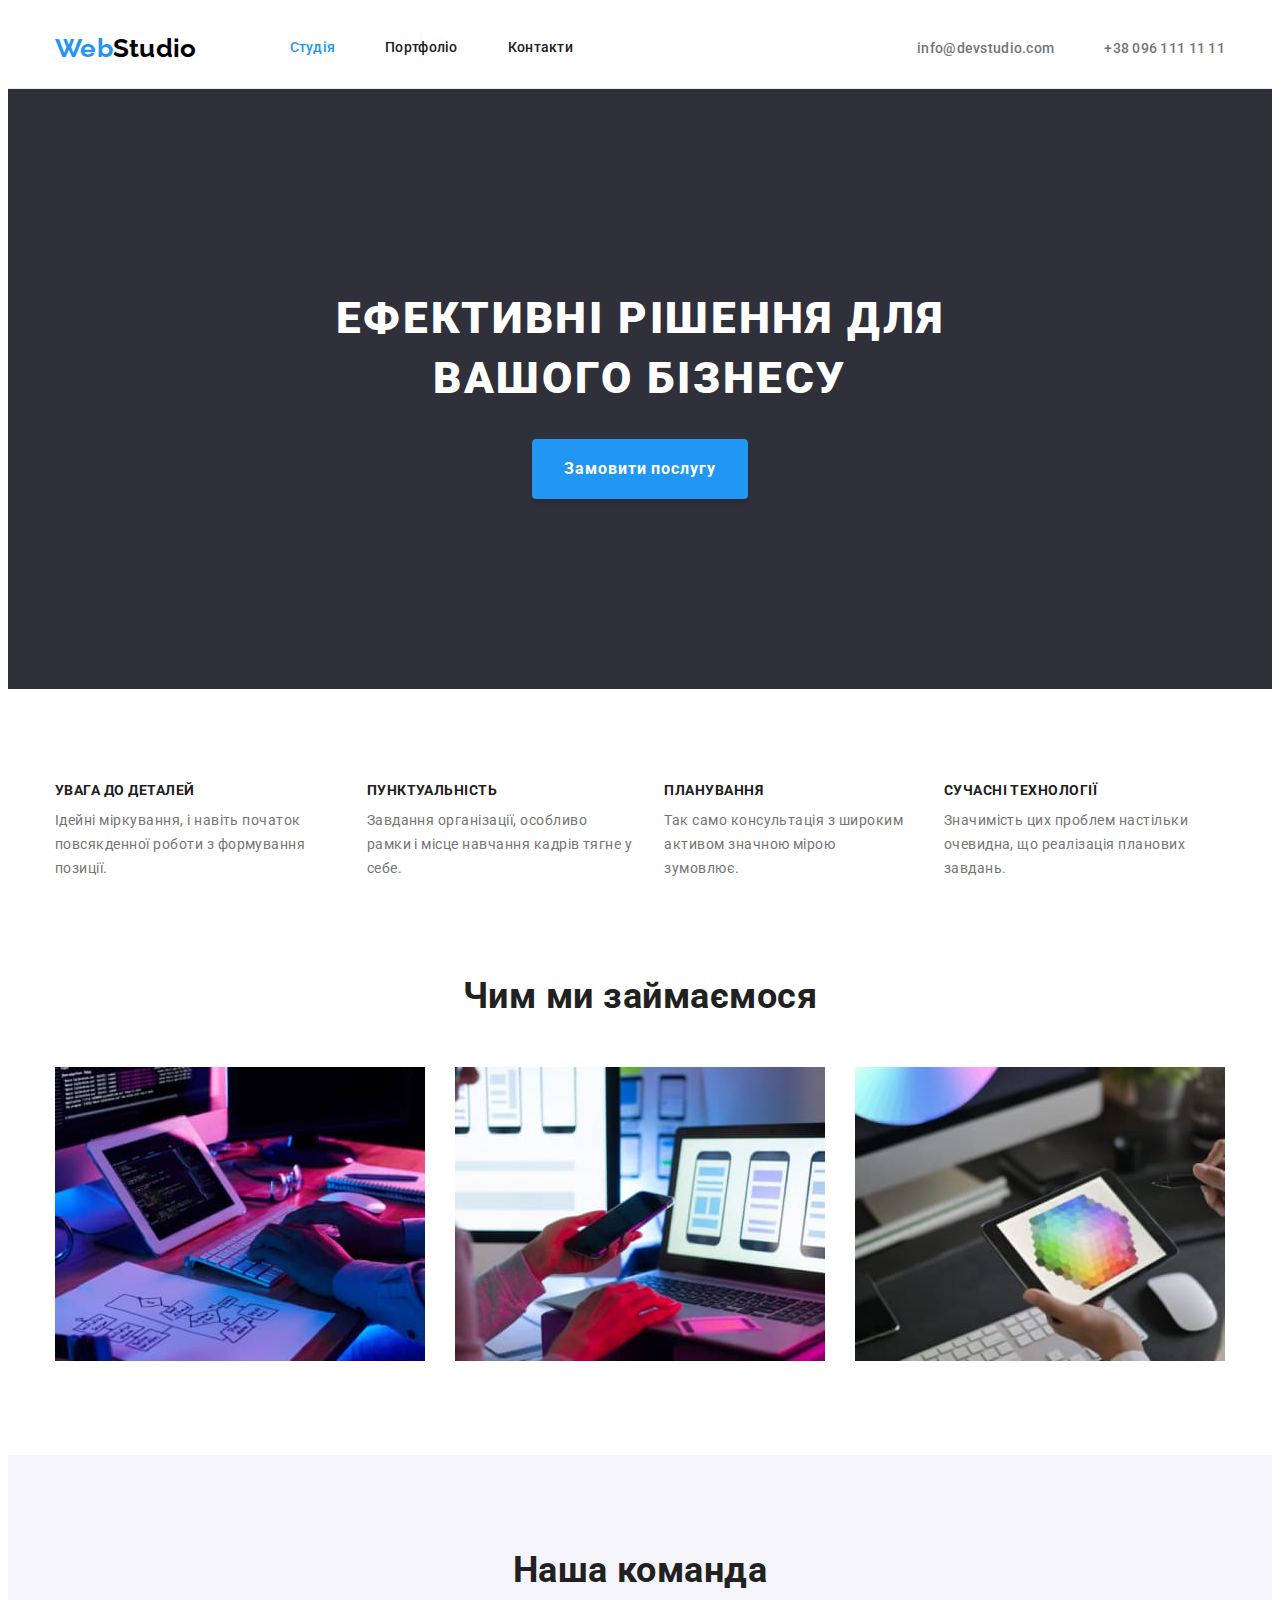
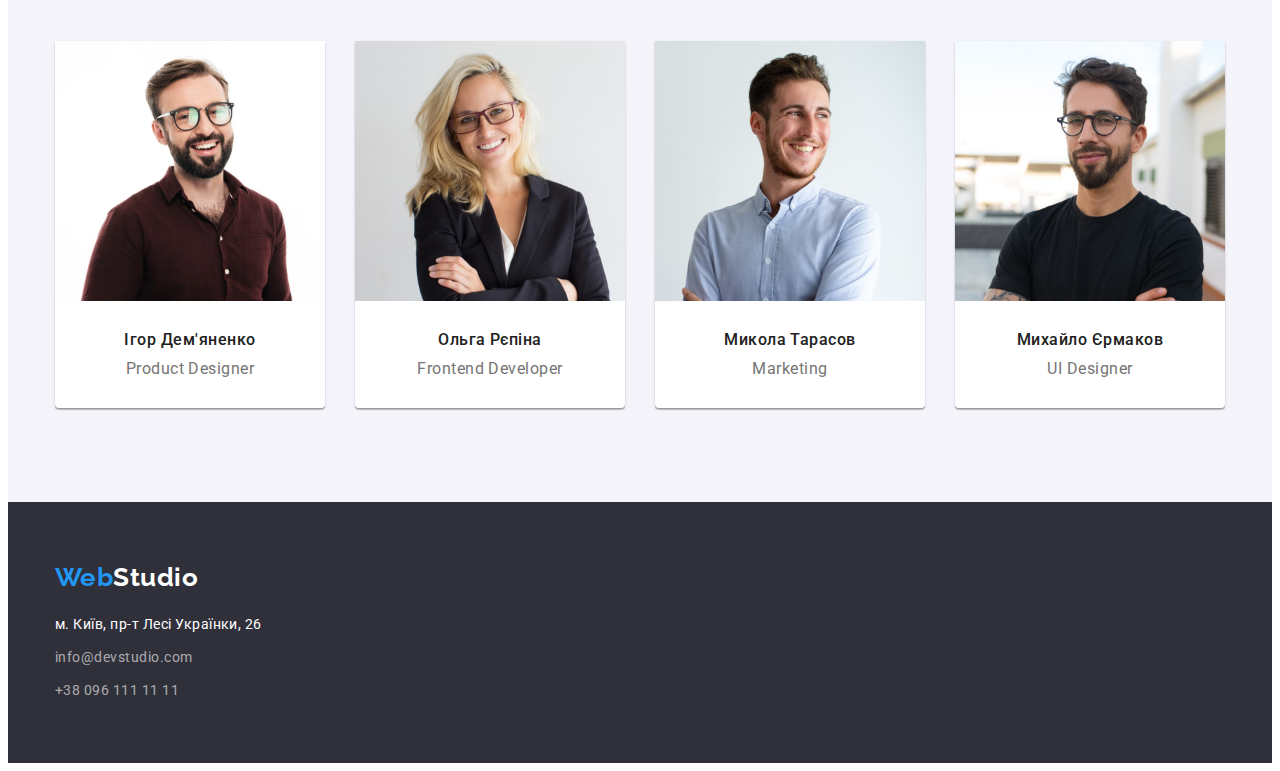
<file: index.html>
<!DOCTYPE html>
<html lang="uk">
  <head>
    <meta charset="UTF-8" />
    <meta http-equiv="X-UA-Compatible" content="IE=edge" />
    <meta name="viewport" content="width=device-width, initial-scale=1.0" />
    <title>Студія</title>
    <link rel="stylesheet" href="https://cdnjs.cloudflare.com/ajax/libs/modern-normalize/1.1.0/modern-normalize.css" integrity="sha512-Y0MM+V6ymRKN2zStTqzQ227DWhhp4Mzdo6gnlRnuaNCbc+YN/ZH0sBCLTM4M0oSy9c9VKiCvd4Jk44aCLrNS5Q==" crossorigin="anonymous" referrerpolicy="no-referrer" />
    <link rel="preconnect" href="https://fonts.googleapis.com" />
    <link rel="preconnect" href="https://fonts.gstatic.com" crossorigin />
    <link
      href="https://fonts.googleapis.com/css2?family=Raleway:wght@700&family=Roboto:wght@400;500;700;900&display=swap"
      rel="stylesheet"
    /> 
    <link rel="stylesheet" href="./styles/styles.css" />
  </head>

  <body>
    <!-- top line -->
    <header class="page-header">
      <div class="header-container container">
        <nav class="main-nav">
          <a href="" class="logo">
            <span lang="en">Web<span class="text-black">Studio</span></span>
          </a>
          <ul class="site-nav list">
            <li class="item">
              <a href="./index.html" class="link current">Студія</a>
            </li>
            <li class="item">
              <a href="./portfolio.html" class="link">Портфоліо</a>
            </li>
            <li class="item"><a href="" class="link">Контакти</a></li>
          </ul>
        </nav>
        <!-- contacts -->
        <ul class="contacts list">
          <li class="item">
            <a href="mailto:info@devstudio.com" class="contact-link"
              >info@devstudio.com</a
            >
          </li>
          <li class="item">
            <a href="tel:+380961111111" class="contact-link">+38 096 111 11 11</a>
          </li>
        </ul>
      </div>
    </header>

    <main>
      <!-- Hero -->
      <section>
        <div class="hero">
          <h1 class="hero-title">Ефективні рішення для вашого бізнесу</h1>
          <button type="button" class="button hero-button">
            Замовити послугу
          </button>
        </div>
      </section>

      <!-- Features -->
      <section class="section">
        <div class="features container">
          <h2 class="title visually-hidden">Особливості</h2>
          <ul class="features-list list">
            <li class="item">
              <h3 class="title">УВАГА ДО ДЕТАЛЕЙ</h3>
              <p class="text">
                Ідейні міркування, і навіть початок повсякденної роботи з
                формування позиції.
              </p>
            </li>
            <li class="item">
              <h3 class="title">ПУНКТУАЛЬНІСТЬ</h3>
              <p class="text">
                Завдання організації, особливо рамки і місце навчання кадрів
                тягне у себе.
              </p>
            </li>
            <li class="item">
              <h3 class="title">ПЛАНУВАННЯ</h3>
              <p class="text">
                Так само консультація з широким активом значною мірою зумовлює.
              </p>
            </li>
            <li class="item">
              <h3 class="title">СУЧАСНІ ТЕХНОЛОГІЇ</h3>
              <p class="text">
                Значимість цих проблем настільки очевидна, що реалізація
                планових завдань.
              </p>
            </li>
          </ul>
        </div>
      </section>

        <!-- what we do -->

      <section class="section no-padding">
        <div class="offer container">
          <h2 class="title">Чим ми займаємося</h2>
          <ul class="offer-list list">
            <li class="item">
              <img
                src="./img/box1.jpg"
                alt="людина працює за компьютером"
                width="370"
              />
            </li>
            <li class="item">
              <img
                src="./img/box2.jpg"
                alt="людина працює з макетом"
                width="370"
              />
            </li>
            <li class="item">
              <img
                src="./img/box3.jpg"
                alt="людина вибірає колір"
                width="370"
              />
            </li>
          </ul>
        </div>
      </section>

      <!-- our team -->
      <section class="team-section section">
        <div class="team container">
          <h2 class="title">Наша команда</h2>
          <ul class="team-list list">
            <li class="item">
              <img src="./img/igor.jpg" alt="Ігор Дем'яненко" width="270" />
              <h3 class="title">Ігор Дем'яненко</h3>
              <p lang="en" class="position">Product Designer</p>
            </li>
            <li class="item">
              <img src="./img/olga.jpg" alt="Ольга Рєпіна" width="270" />
              <h3 class="title">Ольга Рєпіна</h3>
              <p lang="en" class="position">Frontend Developer</p>
            </li>
            <li class="item">
              <img src="./img/mikola.jpg" alt="Микола Тарасов" width="270" />
              <h3 class="title">Микола Тарасов</h3>
              <p lang="en" class="position">Marketing</p>
            </li>
            <li class="item">
              <img src="./img/mikhail.jpg" alt="Михайло Єрмаков" width="270" />
              <h3 class="title">Михайло Єрмаков</h3>
              <p lang="en" class="position">UI Designer</p>
            </li>
          </ul>
        </div>
      </section>
    </main>
    <footer class="footer-section">
      <div class="footer container">
        <a href="" class="logo">
          <span lang="en">Web<span class="text-white">Studio</span></span>
        </a>
        <address>
          <ul class="address-list list">
            <li class="item">
              <a
                href="https://goo.gl/maps/CPtrU1FHBa2aNyZL9"
                target="_blank"
                rel="noopener noreferrer"
                class="address"
                >м. Київ, пр-т Лесі Українки, 26</a
              >
            </li>
            <li class="item">
              <a href="mailto:info@devstudio.com" class="footer-contact"
                >info@devstudio.com</a
              >
            </li>
            <li class="item">
              <a href="tel:+380961111111" class="footer-contact">
                +38 096 111 11 11</a
              >
            </li>
          </ul>
        </address>
      </div>
    </footer>
  </body>
</html>
</file>
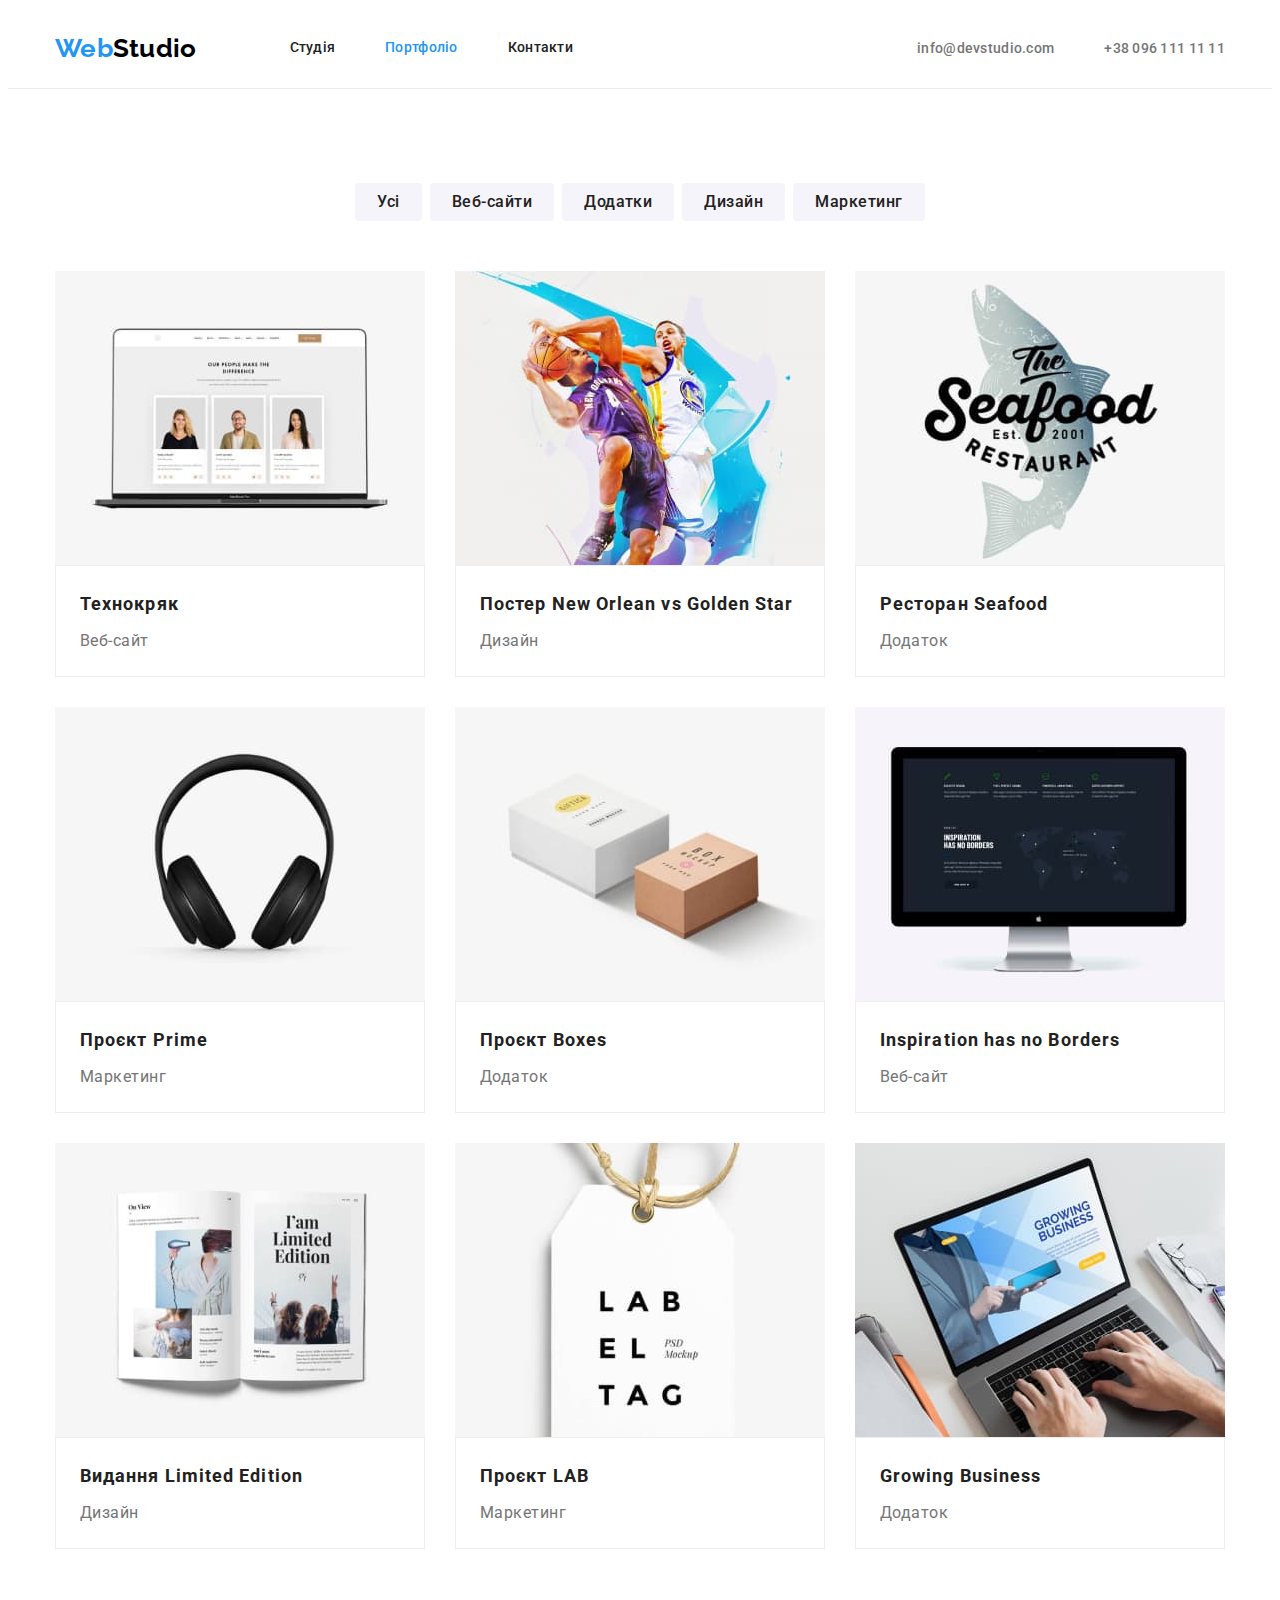
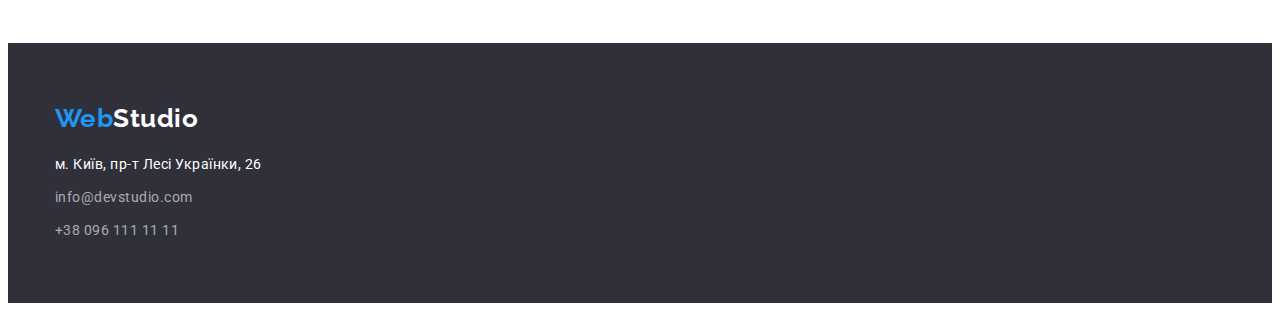
<file: portfolio.html>
<!DOCTYPE html>
<html lang="uk">
  <head>
    <meta charset="UTF-8" />
    <meta http-equiv="X-UA-Compatible" content="IE=edge" />
    <meta name="viewport" content="width=device-width, initial-scale=1.0" />
    <title>Студія</title>
    <link rel="stylesheet" href="https://cdnjs.cloudflare.com/ajax/libs/modern-normalize/1.1.0/modern-normalize.css" integrity="sha512-Y0MM+V6ymRKN2zStTqzQ227DWhhp4Mzdo6gnlRnuaNCbc+YN/ZH0sBCLTM4M0oSy9c9VKiCvd4Jk44aCLrNS5Q==" crossorigin="anonymous" referrerpolicy="no-referrer" />
    <link rel="preconnect" href="https://fonts.googleapis.com" />
    <link rel="preconnect" href="https://fonts.gstatic.com" crossorigin />
    <link
      href="https://fonts.googleapis.com/css2?family=Raleway:wght@700&family=Roboto:wght@400;500;700;900&display=swap"
      rel="stylesheet"
    />   
    <link rel="stylesheet" href="./styles/styles.css" />
  </head>

  <body>
    <!-- top line -->
    <header class="page-header">
      <div class="header-container container">
        <nav class="main-nav">
          <a href="" class="logo">
            <span lang="en">Web<span class="text-black">Studio</span></span>
          </a>
          <ul class="site-nav list">
            <li class="item">
              <a href="./index.html" class="link">Студія</a>
            </li>
            <li class="item">
              <a href="./portfolio.html" class="link current">Портфоліо</a>
            </li>
            <li class="item"><a href="" class="link">Контакти</a></li>
          </ul>
        </nav>
        <!-- contacts -->
        <ul class="contacts list">
          <li class="item">
            <a href="mailto:info@devstudio.com" class="contact-link"
              >info@devstudio.com</a
            >
          </li>
          <li class="item">
            <a href="tel:+380961111111" class="contact-link">+38 096 111 11 11</a>
          </li>
        </ul>
      </div>
    </header>

    <main>
      <section class="section">
        <div class="container">
          <h1 class="visually-hidden">Портфоліо</h1>
          <!-- кнопки фільтру -->
          <ul class="filter-button list">
            <li class="item">
              <button type="button" class="button services">Усі</button>
            </li>
            <li class="item">
              <button type="button" class="button services">Веб-сайти</button>
            </li>
            <li class="item">
              <button type="button" class="button services">Додатки</button>
            </li>
            <li class="item">
              <button type="button" class="button services">Дизайн</button>
            </li>
            <li class="item">
              <button type="button" class="button services">Маркетинг</button>
            </li>
          </ul>

          <!-- Елементи фільтру -->
          <ul class="element-filter list">
            <li class="item">
              <a href=""
                ><img src="./img/product1.jpg" width="370" alt="ноутбук" />
                <div class="element-description">
                  <h2 class="title">Технокряк</h2>
                  <p class="job-type">Веб-сайт</p>
                </div>
              </a>
            </li>
            <li class="item">
              <a href=""
                ><img
                  src="./img/product2.jpg"
                  width="370"
                  alt="баскетболісти"
                />
                <div class="element-description">
                  <h2 class="title">
                    Постер <span lang="en">New Orlean vs Golden Star</span>
                  </h2>
                  <p class="job-type">Дизайн</p>
                </div>
              </a>
            </li>
            <li class="item">
              <a href=""
                ><img
                  src="./img/product3.jpg"
                  width="370"
                  alt="Лого ресторану морської кухні"
                />
                <div class="element-description">
                  <h2 class="title">Ресторан <span lang="en">Seafood</span></h2>
                  <p class="job-type">Додаток</p>
                </div>
              </a>
            </li>
            <li class="item">
              <a href=""
                ><img src="./img/product4.jpg" width="370" alt="навушники" />
                <div class="element-description">
                  <h2 class="title">Проєкт <span lang="en">Prime</span></h2>
                  <p class="job-type">Маркетинг</p>
                </div>
              </a>
            </li>
            <li class="item">
              <a href=""
                ><img src="./img/product5.jpg" width="370" alt="дві коробки" />
                <div class="element-description">
                  <h2 class="title">Проєкт <span lang="en">Boxes</span></h2>
                  <p class="job-type">Додаток</p>
                </div>
              </a>
            </li>
            <li class="item">
              <a href=""
                ><img
                  src="./img/product6.jpg"
                  width="370"
                  alt="десктопний комп'ютер"
                />
                <div class="element-description">
                  <h2 class="title" lang="en">Inspiration has no Borders</h2>
                  <p class="job-type">Веб-сайт</p>
                </div>
              </a>
            </li>
            <li class="item">
              <a href=""
                ><img
                  src="./img/product7.jpg"
                  width="370"
                  alt="розгорнута книга"
                />
                <div class="element-description">
                  <h2 class="title">
                    Видання <span lang="en">Limited Edition</span>
                  </h2>
                  <p class="job-type">Дизайн</p>
                </div>
              </a>
            </li>
            <li class="item">
              <a href=""
                ><img src="./img/product8.jpg" width="370" alt="Етикетка" />
                <div class="element-description">
                  <h2 class="title">Проєкт <span lang="en">LAB</span></h2>
                  <p class="job-type">Маркетинг</p>
                </div>
              </a>
            </li>
            <li class="item">
              <a href=""
                ><img
                  src="./img/product9.jpg"
                  width="370"
                  alt="людина працює за ноутбуком"
                />
                <div class="element-description">
                  <h2 class="title" lang="en">Growing Business</h2>
                  <p class="job-type">Додаток</p>
                </div>
              </a>
            </li>
          </ul>
        </div>
      </section>
    </main>

    <footer class="footer-section">
      <div class="footer container">
        <a href="" class="logo">
          <span lang="en">Web<span class="text-white">Studio</span></span>
        </a>
        <address>
          <ul class="address-list list">
            <li class="item">
              <a
                href="https://goo.gl/maps/CPtrU1FHBa2aNyZL9"
                target="_blank"
                rel="noopener noreferrer"
                class="address"
                >м. Київ, пр-т Лесі Українки, 26</a
              >
            </li>
            <li class="item">
              <a href="mailto:info@devstudio.com" class="footer-contact"
                >info@devstudio.com</a
              >
            </li>
            <li class="item">
              <a href="tel:+380961111111" class="footer-contact">
                +38 096 111 11 11</a
              >
            </li>
          </ul>
        </address>
      </div>
    </footer>
  </body>
</html>
</file>
<file: styles/styles.css>
:root {
  --primary-text-color: #757575;
  --secondary-text-color: rgba(255, 255, 255, 0.6);
  --title-color: #212121;
  --white-color: #ffffff;
  --black-color: #000000;
  --accent-color: #2196f3;
  --secondary-background-color: #2f303a;
  --background-filter-buttons: #f5f4fa;
  --logo-border-color: #ececec;
  --portfolio-border-color: #eeeeee;
  --portfolio-grid-gap: 30px;
}

h1,
h2,
h3,
p {
  margin-top: 0;
  margin-bottom: 0;
}

img {
  display: block;
  width: 100%;
  height: auto;
}

body {
  background-color: var(--white-color);
  color: var(--primary-text-color);

  font-family: Roboto, sans-serif;
  letter-spacing: 0.03em;
  margin: 8px;
}

.section {
  padding-top: 94px;
  padding-bottom: 94px;
}

.list {
  list-style: none;
  margin: 0;
  padding: 0;
}

.button {
  cursor: pointer;
}

.title {
  color: var(--title-color);
}

.container {
  width: 1200px;
  margin-left: auto;
  margin-right: auto;
  padding-left: 15px;
  padding-right: 15px;
}

.visually-hidden {
  position: absolute;
  white-space: nowrap;
  width: 1px;
  height: 1px;
  overflow: hidden;
  border: 0;
  padding: 0;
  clip: rect(0 0 0 0);
  clip-path: inset(50%);
  margin: -1px;
}

/* Header */

.page-header {
 
  border-bottom: 1px solid var(--logo-border-color);
}

.header-container {
  display: flex;
  align-items: center;
}

/* Navigation */

.logo {
  color: var(--accent-color);

  font-family: "Raleway";
  font-weight: 700;
  font-size: 26px;
  line-height: 1.19;

  text-decoration: none;
}

.logo .text-black {
  color: var(--black-color);
}

.logo .text-white {
  color: var(--white-color);
}

.main-nav {
  font-weight: 500;
  font-size: 14px;
  line-height: 1.14;
  letter-spacing: 0.02em;

  display: flex;
  align-items: center;
}

.site-nav {
  display: flex;

  margin-left: 93px;
}

.site-nav .item + .item {
  margin-left: 50px;
}

.site-nav .link {
  display: block;
  padding-top: 32px;
  padding-bottom: 32px;
}

.contacts {
  display: flex;
  margin-left: auto;
}

.contacts .item + .item {
  margin-left: 50px;
}

.main-nav .link {
  color: var(--title-color);

  text-decoration: none;
}

.contact-link {
  color: var(--primary-text-color);

  text-decoration: none;

  font-weight: 500;
  font-size: 14px;
  line-height: 16px;
  letter-spacing: 0.02em;
}

.main-nav .link:hover,
.main-nav .link:focus,
.contact-link:hover,
.contact-link:focus,
.footer-contact:hover,
.footer-contact:focus {
  color: var(--accent-color);
}

.main-nav .link.current {
  color: var(--accent-color);
}

/* hero */

.hero {
  background-color: var(--secondary-background-color);

  text-align: center;
  padding-top: 200px;
  padding-bottom: 200px;
  height: 600px;
  max-width: 1600px;
  margin-left: auto;
  margin-right: auto;
}

.hero-title {
  color: var(--white-color);

  font-weight: 900;
  font-size: 44px;
  line-height: 1.36;
  letter-spacing: 0.06em;
  text-transform: uppercase;

  margin-left: auto;
  margin-right: auto;
  margin-bottom: 30px;
  width: 696px;
}

.hero-button {
  font-weight: 700;
  font-size: 16px;
  line-height: 1.87;
  letter-spacing: 0.06em;

  width: 216px;
  height: 60px;
  

  color: var(--white-color);
  background-color: var(--accent-color);
  border: none;
  box-shadow: 0px 4px 4px rgba(0, 0, 0, 0.15);
  border-radius: 4px;
}

/* features */
.no-padding {
  padding-top: 0;
}


.features-list {
  display: flex;
}

.features-list .title {
  font-weight: 700;
  font-size: 14px;
  line-height: 1.14;
  text-transform: uppercase;

  margin-bottom: 10px;
}

.features-list .item + .item {
  margin-left: 30px;
}

.features-list .text {
  font-size: 14px;
  line-height: 1.71;

  margin-bottom: 0;
  margin-top: 0;
}

/* what we do */

.offer .title,
.team > .title {
  font-weight: 700;
  font-size: 36px;
  line-height: 1.17;
  text-align: center;
  margin-bottom: 50px;
}

.offer-list {
  display: flex;
}

.offer-list .item + .item {
  margin-left: 30px;
}

/* team */

.team-section {
  background-color: var(--background-filter-buttons);
}

.team-list {
  display: flex;
  text-align: center;
}

.team-list .item {
  background-color: var(--white-color);
  box-shadow: 0px 1px 3px rgba(0, 0, 0, 0.12), 0px 1px 1px rgba(0, 0, 0, 0.14),
    0px 2px 1px rgba(0, 0, 0, 0.2);
  border-radius: 0px 0px 4px 4px;
}

.team-list .item + .item {
  margin-left: 30px;
}

.team-list img {
  margin-bottom: 30px;
}

.team-list p {
  margin-bottom: 30px;
}

.team-list .title {
  font-weight: 500;
  font-size: 16px;
  line-height: 1.17;

  margin-bottom: 10px;
}

.team-list .position {
  font-size: 16px;
  line-height: 1.17;
}

/* footer */

.footer-section {
  background-color: var(--secondary-background-color);
  padding-top: 60px;
  padding-bottom: 60px;
}

.footer .logo {
  display: block;
  margin-bottom: 20px;
}

.address {
  color: var(--white-color);

  text-decoration: none;
  font-style: normal;

  font-size: 14px;
  line-height: 1.71;
}

.address-list .item + .item {
  margin-top: 9px;
}

.footer-contact {
  color: var(--secondary-text-color);

  text-decoration: none;
  font-style: normal;

  font-size: 14px;
  line-height: 1.71;
}

/* Portfolio page */

/* buttons */
.services {
  font-weight: 500;
  font-size: 16px;
  line-height: 1.62;
  text-align: center;
  letter-spacing: 0.03em;
  text-decoration: none; 
  border: none;
  border-radius: 4px; 

  padding: 6px 22px;

  color: var(--title-color);
  background-color: var(--background-filter-buttons);
}

.services:hover,
.services:focus {
  color: var(--white-color);
  background-color: var(--accent-color);

  box-shadow: 0px 3px 1px rgba(0, 0, 0, 0.1), 0px 1px 2px rgba(0, 0, 0, 0.08), 0px 2px 2px rgba(0, 0, 0, 0.12);
}

.filter-button {
  display: flex;
  justify-content: center;
  margin-bottom: 50px;
}

.filter-button .item + .item {
  margin-left: 8px;
}

/* filter elements */

.element-filter {
  display: flex;
  flex-wrap: wrap;
  margin-left: calc(-1 * var(--portfolio-grid-gap));
  margin-top: calc(-1 * var(--portfolio-grid-gap));
}

.element-filter .item {
  width: calc(100% / 3 - var(--portfolio-grid-gap));
  margin-left: var(--portfolio-grid-gap);
  margin-top: var(--portfolio-grid-gap);
}

.element-filter a {
  text-decoration: none;
}

.element-description {
  padding: 20px 24px;
  border: 1px solid var(--portfolio-border-color);
}

.element-filter .title {
  font-weight: 700;
  font-size: 18px;
  line-height: 2;
  letter-spacing: 0.06em;

  margin-bottom: 4px;
}

.job-type {
  color: var(--primary-text-color);

  font-weight: 400;
  font-size: 16px;
  line-height: 1.87;
  letter-spacing: 0.03em;
}
</file>
